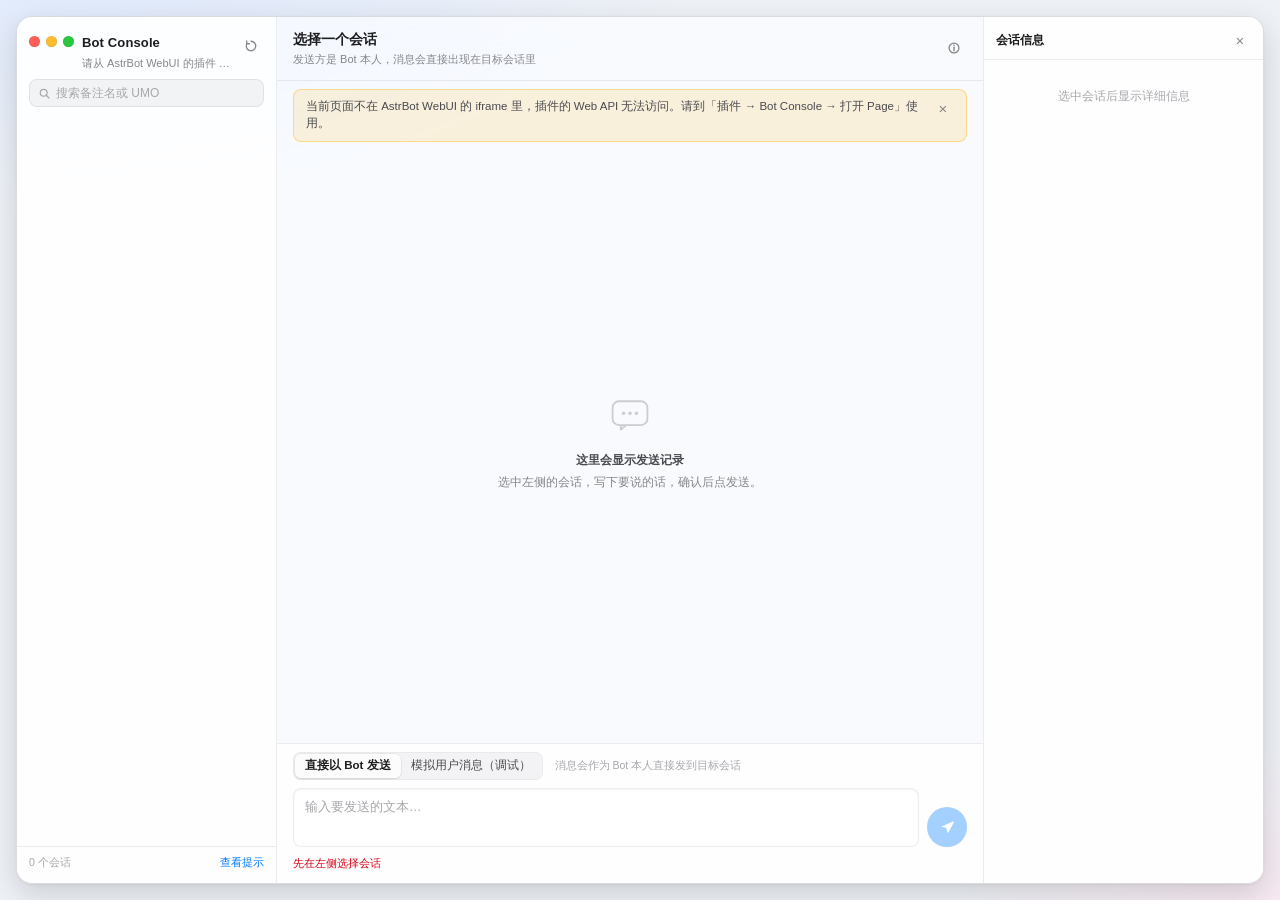
<file: pages/bot-console/index.html>
<!DOCTYPE html>
<html lang="zh-CN">
<head>
  <meta charset="utf-8">
  <meta name="viewport" content="width=device-width, initial-scale=1">
  <title>Bot Console</title>
  <link rel="stylesheet" href="style.css">
</head>
<body>
  <div class="shell" id="shell">

    <!-- ================= 左栏：会话列表 ================= -->
    <aside class="sidebar" aria-label="会话列表">
      <div class="sidebar-head">
        <div class="traffic" aria-hidden="true">
          <span class="dot dot-red"></span>
          <span class="dot dot-yellow"></span>
          <span class="dot dot-green"></span>
        </div>
        <div class="sidebar-title">
          <h1>Bot Console</h1>
          <p id="status-line" class="status-line">正在连接…</p>
        </div>
        <button id="refresh-btn" class="icon-btn" type="button" title="重新载入会话" aria-label="重新载入会话">
          <svg viewBox="0 0 16 16" width="14" height="14" aria-hidden="true">
            <path d="M8 2.6a5.4 5.4 0 1 1-4.6 2.5" fill="none" stroke="currentColor"
                  stroke-width="1.5" stroke-linecap="round"/>
            <path d="M3.1 2.2v3.2h3.2" fill="none" stroke="currentColor"
                  stroke-width="1.5" stroke-linecap="round" stroke-linejoin="round"/>
          </svg>
        </button>
      </div>

      <div class="search-wrap">
        <svg class="search-icon" viewBox="0 0 16 16" width="13" height="13" aria-hidden="true">
          <circle cx="7" cy="7" r="4.2" fill="none" stroke="currentColor" stroke-width="1.5"/>
          <path d="M10.2 10.2 13.5 13.5" stroke="currentColor" stroke-width="1.5" stroke-linecap="round"/>
        </svg>
        <input id="search" class="search" type="search" autocomplete="off"
               placeholder="搜索备注名或 UMO" aria-label="搜索会话">
      </div>

      <div class="conv-list" id="conv-list" role="listbox" aria-label="已登记会话"></div>

      <div class="empty-hint" id="conv-empty" hidden>
        <p class="empty-title">还没有可用会话</p>
        <p class="empty-body">
          到目标群聊或私聊里发一条消息，
          然后发送 <code>/bind 备注名</code>。
        </p>
      </div>

      <div class="sidebar-foot">
        <span id="conv-count" class="foot-text">0 个会话</span>
        <button id="banner-toggle" class="link-btn" type="button" hidden>查看提示</button>
      </div>
    </aside>

    <!-- ================= 中栏：对话主区 ================= -->
    <main class="main" aria-label="控制台主区">
      <header class="main-head">
        <div class="main-head-text">
          <h2 id="main-title">选择一个会话</h2>
          <p id="main-sub" class="main-sub">发送方是 Bot 本人，消息会直接出现在目标会话里</p>
        </div>
        <div class="main-head-actions">
          <span class="pill" id="scene-pill" hidden>群聊</span>
          <button id="toggle-inspector" class="icon-btn" type="button"
                  title="显示/隐藏会话信息" aria-label="显示或隐藏会话信息" aria-pressed="true">
            <svg viewBox="0 0 16 16" width="14" height="14" aria-hidden="true">
              <circle cx="8" cy="8" r="5.6" fill="none" stroke="currentColor" stroke-width="1.5"/>
              <path d="M8 7.1v4" stroke="currentColor" stroke-width="1.6" stroke-linecap="round"/>
              <circle cx="8" cy="4.9" r="0.95" fill="currentColor"/>
            </svg>
          </button>
        </div>
      </header>

      <div class="banner" id="banner" hidden>
        <span id="banner-text"></span>
        <button id="banner-close" class="icon-btn small" type="button" aria-label="关闭提示">×</button>
      </div>

      <section class="stream" id="stream" aria-live="polite" aria-label="发送历史">
        <div class="placeholder" id="stream-empty">
          <div class="placeholder-art" aria-hidden="true">
            <svg viewBox="0 0 48 48" width="44" height="44">
              <rect x="5" y="9" width="38" height="26" rx="7" fill="none"
                    stroke="currentColor" stroke-width="2"/>
              <path d="M14 35v5l6-5" fill="none" stroke="currentColor"
                    stroke-width="2" stroke-linejoin="round"/>
              <circle cx="17" cy="22" r="1.9" fill="currentColor"/>
              <circle cx="24" cy="22" r="1.9" fill="currentColor"/>
              <circle cx="31" cy="22" r="1.9" fill="currentColor"/>
            </svg>
          </div>
          <p class="empty-title">这里会显示发送记录</p>
          <p class="empty-body">选中左侧的会话，写下要说的话，确认后点发送。</p>
        </div>
      </section>

      <!-- 二次确认条 -->
      <div class="confirm-bar" id="confirm-bar" hidden>
        <div class="confirm-text" id="confirm-text"></div>
        <div class="confirm-actions">
          <button id="confirm-cancel" class="btn ghost" type="button">取消</button>
          <button id="confirm-ok" class="btn primary" type="button">确认发送</button>
        </div>
      </div>

      <!-- 输入区 -->
      <footer class="composer">
        <div class="composer-top">
          <div class="segmented" role="tablist" aria-label="发送模式">
            <button id="mode-direct" class="seg" role="tab" type="button"
                    aria-selected="true" data-mode="direct">直接以 Bot 发送</button>
            <button id="mode-simulate" class="seg" role="tab" type="button"
                    aria-selected="false" data-mode="simulate">模拟用户消息（调试）</button>
          </div>
          <span class="hint" id="mode-hint">消息会作为 Bot 本人直接发到目标会话</span>
        </div>
        <div class="input-row">
          <textarea id="composer-input" class="input" rows="2" maxlength="4000"
                    placeholder="输入要发送的文本…" aria-label="消息内容"></textarea>
          <button id="send-btn" class="send-btn" type="button" disabled
                  title="发送（⌘/Ctrl + Enter）" aria-label="发送">
            <svg viewBox="0 0 20 20" width="17" height="17" aria-hidden="true">
              <path d="M3.4 10.1 16.2 4.2c.7-.3 1.4.4 1.1 1.1L11.4 16.9c-.3.7-1.3.6-1.5-.1l-1.3-5-5-1.3c-.7-.2-.8-1.2-.2-1.5z"
                    fill="currentColor"/>
            </svg>
          </button>
        </div>
        <p class="composer-warn" id="composer-warn" hidden></p>
      </footer>
    </main>

    <!-- ================= 右栏：会话信息 ================= -->
    <aside class="inspector" id="inspector" aria-label="会话信息">
      <div class="inspector-head">
        <h3>会话信息</h3>
        <button id="close-inspector" class="icon-btn small" type="button" aria-label="收起会话信息">×</button>
      </div>
      <div class="inspector-body" id="inspector-body">
        <div class="inspector-empty" id="inspector-empty">选中会话后显示详细信息</div>

        <div class="inspector-content" id="inspector-content" hidden>
          <section class="field">
            <label class="field-label">备注名</label>
            <div class="field-value strong" id="field-alias">—</div>
          </section>

          <section class="field">
            <label class="field-label">场景 / 平台</label>
            <div class="field-value" id="field-scene">—</div>
          </section>

          <section class="field">
            <label class="field-label">
              UMO
              <button id="copy-umo" class="link-btn tiny" type="button">复制</button>
            </label>
            <div class="field-value mono break" id="field-umo">—</div>
          </section>

          <section class="field">
            <label class="field-label">目标 openid</label>
            <div class="field-value mono break muted" id="field-target">—</div>
            <p class="field-note">QQ 官方机器人的 openid 与群号无关，只能通过收到消息学习到。</p>
          </section>

          <section class="field">
            <label class="field-label">最近活跃</label>
            <div class="field-value" id="field-lastseen">—</div>
          </section>

          <section class="field">
            <label class="field-label">本地频控估算</label>
            <div class="quota">
              <div class="quota-row">
                <span class="quota-name">近 1 分钟</span>
                <span class="quota-num" id="quota-window">— / —</span>
              </div>
              <div class="bar"><i id="bar-window" class="bar-fill"></i></div>
              <div class="quota-row">
                <span class="quota-name">今日</span>
                <span class="quota-num" id="quota-day">— / —</span>
              </div>
              <div class="bar"><i id="bar-day" class="bar-fill"></i></div>
              <p class="field-note" id="quota-note">仅本地计数，最终以 QQ 接口返回为准。</p>
            </div>
          </section>

          <section class="field">
            <label class="field-label">操作</label>
            <div class="field-actions">
              <button id="rename-btn" class="btn ghost wide" type="button">重命名备注</button>
              <button id="forget-btn" class="btn ghost wide danger" type="button">删除登记</button>
            </div>
          </section>
        </div>
      </div>
    </aside>
  </div>

  <div class="toast" id="toast" hidden></div>

  <script src="app.js" defer></script>
</body>
</html>
</file>
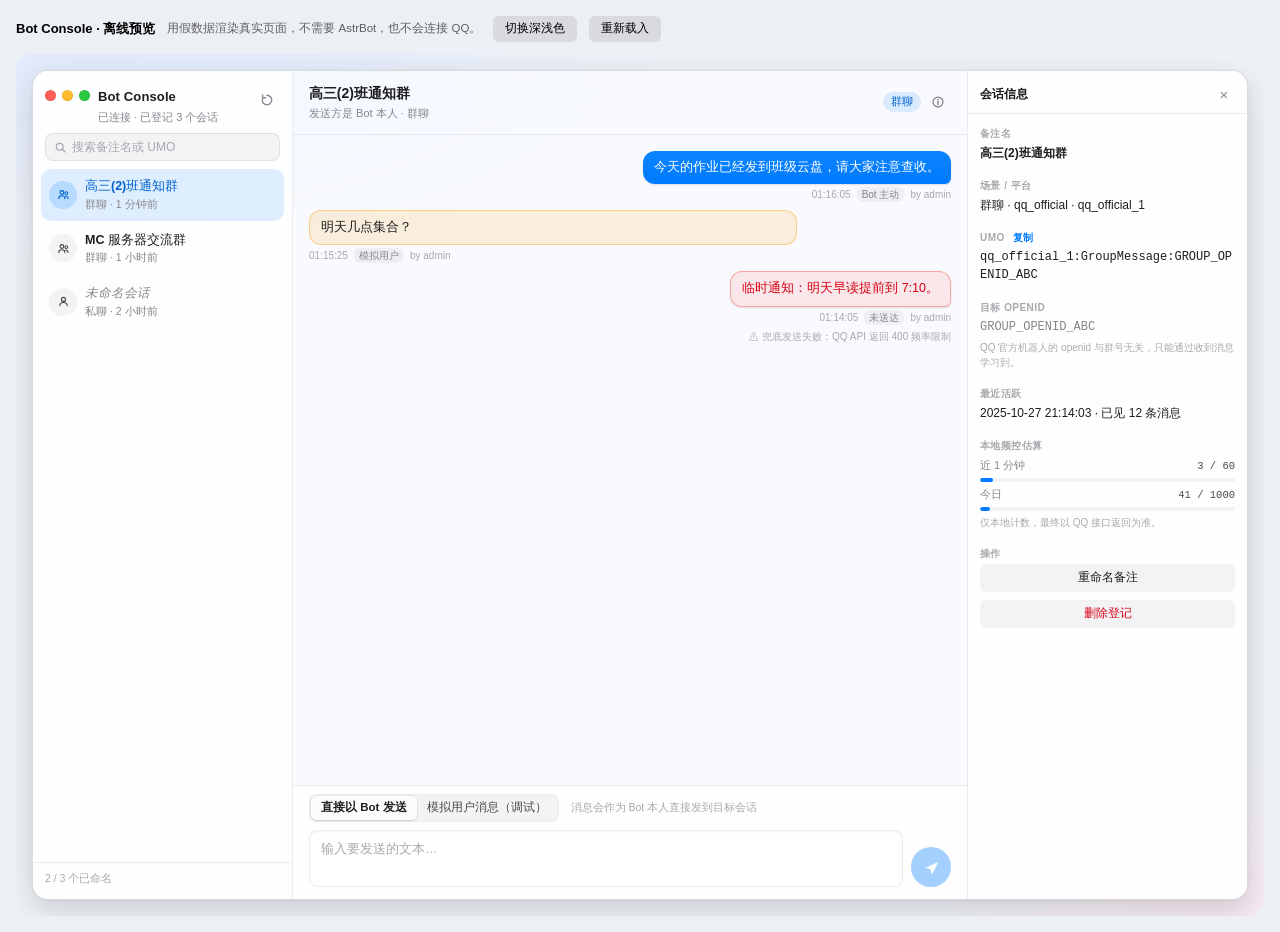
<file: tests/preview.html>
<!DOCTYPE html>
<html lang="zh-CN">
<head>
  <meta charset="utf-8">
  <title>Bot Console · 离线预览</title>
  <style>
    :root { color-scheme: light dark; }
    html, body { height: 100%; margin: 0; }
    body {
      padding: 16px;
      font: 13px/1.5 -apple-system, BlinkMacSystemFont, "SF Pro Text",
        "Helvetica Neue", "PingFang SC", "Microsoft YaHei", sans-serif;
      background: #eceff4;
      display: flex;
      flex-direction: column;
      gap: 12px;
      transition: background-color 180ms cubic-bezier(.22,.61,.36,1);
    }
    body.dark { background: #0c0c10; color: #f5f5f7; }
    .bar {
      display: flex; align-items: center; gap: 12px; flex-wrap: wrap;
      flex: 0 0 auto;
    }
    .bar h1 { margin: 0; font-size: 13px; font-weight: 600; }
    .bar p { margin: 0; font-size: 11.5px; opacity: .6; }
    .bar button {
      height: 26px; padding: 0 12px; border: none; border-radius: 6px;
      background: #007aff; color: #fff; font: inherit; font-size: 11.5px;
      font-weight: 550; cursor: pointer;
    }
    .bar button.ghost { background: rgba(120,120,128,.18); color: inherit; }
    .frame-wrap {
      flex: 1 1 auto; min-height: 0; overflow: hidden;
      border-radius: 16px; background: transparent;
    }
    iframe { width: 100%; height: 100%; border: 0; display: block; }
  </style>
</head>
<body>
  <div class="bar">
    <h1>Bot Console · 离线预览</h1>
    <p>用假数据渲染真实页面，不需要 AstrBot，也不会连接 QQ。</p>
    <button id="theme-btn" class="ghost" type="button">切换深浅色</button>
    <button id="reload-btn" class="ghost" type="button">重新载入</button>
  </div>
  <div class="frame-wrap">
    <iframe id="frame" src="../pages/bot-console/index.html"></iframe>
  </div>

<script>
/* --------------------------------------------------------------------------
   离线预览用：给 pages/bot-console/index.html 注入一个假的 bridge。

   真实的 bridge 由 AstrBot 的 Plugin Page 服务注入（window.AstrBotPluginPage，
   实现见 astrbot/dashboard/plugin_page_bridge.js）；这里只实现这个页面用到的
   那一小组方法：ready / getContext / apiGet / apiPost。

   由于 index.html 里的 app.js 会轮询等待 bridge 最多 12 秒，所以在 iframe 的
   load 事件之后补注入完全来得及。
   -------------------------------------------------------------------------- */
(function () {
  "use strict";

  var now = Math.floor(Date.now() / 1000);
  var GROUP_UMO = "qq_official_1:GroupMessage:GROUP_OPENID_ABC";

  var FAKE = {
    conversations: {
      ok: true, total: 3, bound: 2,
      conversations: [
        {
          unified_msg_origin: GROUP_UMO, alias: "高三(2)班通知群", note: "",
          platform: "qq_official", platform_id: "qq_official_1", scene: "group",
          target_id: "GROUP_OPENID_ABC", last_seen_at: now - 95, message_count: 12,
          display_name: "高三(2)班通知群", bound: true, scene_label: "群聊",
          last_seen_text: "2025-10-27 21:14:03",
          quota: { window_used: 3, window_limit: 60, window_remaining: 57,
                   daily_used: 41, daily_limit: 1000, daily_remaining: 959,
                   ratio: 0.05, level: "ok", message: "" }
        },
        {
          unified_msg_origin: "qq_official_1:GroupMessage:GROUP_OPENID_MC",
          alias: "MC 服务器交流群", note: "", platform: "qq_official",
          platform_id: "qq_official_1", scene: "group",
          target_id: "GROUP_OPENID_MC", last_seen_at: now - 4200, message_count: 57,
          display_name: "MC 服务器交流群", bound: true, scene_label: "群聊",
          last_seen_text: "2025-10-27 20:02:11",
          quota: { window_used: 52, window_limit: 60, window_remaining: 8,
                   daily_used: 820, daily_limit: 1000, daily_remaining: 180,
                   ratio: 0.87, level: "warn",
                   message: "接近频控阈值（近 1 分钟 52/60，今日 820/1000）" }
        },
        {
          unified_msg_origin: "qq_official_1:FriendMessage:USER_OPENID_XYZ",
          alias: "", note: "", platform: "qq_official",
          platform_id: "qq_official_1", scene: "private",
          target_id: "USER_OPENID_XYZ", last_seen_at: now - 8000, message_count: 2,
          display_name: "未命名会话", bound: false, scene_label: "私聊",
          last_seen_text: "2025-10-26 11:02:44",
          quota: { window_used: 0, window_limit: 60, window_remaining: 60,
                   daily_used: 2, daily_limit: 1000, daily_remaining: 998,
                   ratio: 0.002, level: "ok", message: "" }
        }
      ]
    },
    history: {
      ok: true, total: 3,
      entries: [
        { ts: now - 140, mode: "direct", alias: "高三(2)班通知群",
          unified_msg_origin: GROUP_UMO,
          content_preview: "临时通知：明天早读提前到 7:10。", success: false,
          error: "兜底发送失败：QQ API 返回 400 频率限制", path: "none",
          message_id: null, operator: "admin" },
        { ts: now - 60, mode: "simulate", alias: "高三(2)班通知群",
          unified_msg_origin: GROUP_UMO,
          content_preview: "明天几点集合？", success: true, error: null,
          path: "simulate", message_id: "sim_1", operator: "admin" },
        { ts: now - 20, mode: "direct", alias: "高三(2)班通知群",
          unified_msg_origin: GROUP_UMO,
          content_preview: "今天的作业已经发到班级云盘，请大家注意查收。",
          success: true, error: null, path: "primary", message_id: "m3",
          operator: "admin" }
      ]
    },
    status: {
      ok: true, plugin: "astrbot_plugin_bot_console", version: "1.0.0",
      platforms: [
        { id: "qq_official_1", name: "qq_official",
          description: "QQ 机器人官方 API 适配器",
          is_qq_official: true, support_proactive_message: true }
      ],
      settings: {
        allow_send: true, allow_simulate: true, auto_register: true,
        send_fallback_enabled: true, require_bind_before_send: true,
        qq_group_qpm_limit: 60, qq_group_daily_limit: 1000, quota_warn_ratio: 0.8
      }
    }
  };

  var lastPost = null;

  /* 复刻 dashboard 的路由规则（见 AstrBot webui 里的
     `B = e => `/api/v1/plugins/extensions/${pluginName}/${e}``）：
     插件收到的是「插件内子路径」，插件名由 dashboard 补在前面，核心再拿
     `<pluginName>/<subpath>` 去匹配注册的路由。
     所以 endpoint 里再带一次插件名就会整串失配 →「未找到该路由」。
     这里照这个规则判，离线预览也能暴露路由写错的问题。 */
  var PLUGIN = "astrbot_plugin_bot_console";
  var ROUTES = [
    "conversations", "conversations/bind", "conversations/forget",
    "send", "simulate", "history", "status"
  ];

  function routeMiss() {
    return Promise.reject(new Error("未找到该路由"));
  }

  function resolveRoute(endpoint) {
    var raw = String(endpoint == null ? "" : endpoint).replace(/^\/+/, "");
    var full = PLUGIN + "/" + raw;
    var prefix = PLUGIN + "/";
    if (full.indexOf(prefix) !== 0) return null;
    var sub = full.slice(prefix.length);
    for (var i = 0; i < ROUTES.length; i += 1) {
      if (sub === ROUTES[i] || sub.indexOf(ROUTES[i] + "/") === 0) {
        return ROUTES[i].split("/")[0];
      }
    }
    return null;
  }

  function installStub(win) {
    if (!win || win.AstrBotPluginPage) return;
    win.AstrBotPluginPage = {
      ready: function () { return Promise.resolve(win.AstrBotPluginPage.getContext()); },
      getContext: function () { return { locale: "zh-CN", isDark: isDark() }; },
      getLocale: function () { return "zh-CN"; },
      getI18n: function () { return {}; },
      t: function (key, fallback) { return fallback || ""; },
      onContext: function () { return function () {}; },
      apiGet: function (endpoint) {
        var key = resolveRoute(endpoint);
        if (!key) return routeMiss();
        return Promise.resolve(FAKE[key] || { ok: true });
      },
      apiPost: function (endpoint, body) {
        var key = resolveRoute(endpoint);
        if (!key) return routeMiss();
        lastPost = { endpoint: endpoint, body: body };
        console.log("[preview] POST", endpoint, body);
        return Promise.resolve({
          ok: true, path: "primary", warnings: [], message_id: "preview_msg",
          alias: "预览", scene: "group"
        });
      },
      subscribeSSE: function () { return Promise.resolve("sse"); },
      unsubscribeSSE: function () { return Promise.resolve(); }
    };
  }

  function isDark() {
    return document.body.classList.contains("dark");
  }

  var frame = document.getElementById("frame");
  var hooked = false;

  function hook() {
    try {
      installStub(frame.contentWindow);
      // 让内嵌页面跟随预览页的深浅色
      var doc = frame.contentDocument;
      if (doc) {
        doc.documentElement.setAttribute("data-theme", isDark() ? "dark" : "light");
      }
    } catch (error) {
      console.error("[preview] 注入失败", error);
    }
  }

  if (!hooked) {
    hooked = true;
    frame.addEventListener("load", function () { setTimeout(hook, 10); });
  }

  document.getElementById("theme-btn").addEventListener("click", function () {
    document.body.classList.toggle("dark");
    try {
      frame.contentDocument.documentElement.setAttribute(
        "data-theme", isDark() ? "dark" : "light"
      );
    } catch (error) { /* ignore */ }
  });

  document.getElementById("reload-btn").addEventListener("click", function () {
    frame.contentWindow.location.reload();
  });

  // 首次加载（脚本在 iframe 之后执行，load 可能已经触发过）
  setTimeout(hook, 60);
  window.__previewLastPost = function () { return lastPost; };
})();
</script>
</body>
</html>
</file>
<file: pages/bot-console/style.css>
/* ==========================================================================
   Bot Console — macOS 设计语言
   --------------------------------------------------------------------------
   Token 说明（与设计文档 3.3 对应）：
     圆角层级   窗口 16 / 面板 12 / 控件 8 / 小按钮 6，保持同心
     间距       8pt 基准网格（4 为半步，仅用于紧密排布）
     主色       #007AFF（系统蓝）
     材质       backdrop-filter: blur(20px) saturate(180%)
     阴影       柔和低扩散，0 10px 30px rgba(0,0,0,.15)
     过渡       150–200ms ease-out，禁止弹跳
   ========================================================================== */

:root {
  /* 字体栈：优先 SF，中文回退到苹方 / 微软雅黑 */
  --font-ui: -apple-system, BlinkMacSystemFont, "SF Pro Text", "Helvetica Neue",
    "PingFang SC", "Hiragino Sans GB", "Microsoft YaHei", sans-serif;
  --font-mono: ui-monospace, SFMono-Regular, "SF Mono", Menlo, Consolas,
    "Liberation Mono", monospace;

  /* 圆角层级 */
  --r-window: 16px;
  --r-panel: 12px;
  --r-control: 8px;
  --r-small: 6px;

  /* 8pt 网格 */
  --s-1: 4px;
  --s-2: 8px;
  --s-3: 12px;
  --s-4: 16px;
  --s-5: 24px;
  --s-6: 32px;

  /* 主色与语义色 */
  --blue: #007aff;
  --blue-strong: #0062cc;
  --blue-soft: rgba(0, 122, 255, 0.12);
  --green: #28c840;
  --yellow: #febc2e;
  --red: #ff5f57;
  --red-ink: #d70015;

  /* 文本层次 */
  --ink-1: #1d1d1f;
  --ink-2: #4a4a4f;
  --ink-3: #86868b;
  --ink-4: #a8a8ad;

  /* 材质与分隔 */
  --glass: rgba(255, 255, 255, 0.64);
  --glass-strong: rgba(255, 255, 255, 0.78);
  --surface: rgba(255, 255, 255, 0.70);
  --surface-sunken: rgba(120, 120, 128, 0.08);
  --hairline: rgba(0, 0, 0, 0.07);
  --hairline-strong: rgba(0, 0, 0, 0.12);

  /* 阴影 */
  --shadow-window: 0 10px 30px rgba(0, 0, 0, 0.15), 0 1px 3px rgba(0, 0, 0, 0.06);
  --shadow-control: 0 1px 2px rgba(0, 0, 0, 0.08);
  --shadow-pop: 0 8px 24px rgba(0, 0, 0, 0.16);

  /* 动效 */
  --ease: cubic-bezier(0.22, 0.61, 0.36, 1); /* ease-out */
  --dur: 180ms;
  --dur-fast: 150ms;
}

[data-theme="dark"] {
  --blue: #0a84ff;
  --blue-strong: #409cff;
  --blue-soft: rgba(10, 132, 255, 0.22);
  --red-ink: #ff6961;

  --ink-1: #f5f5f7;
  --ink-2: #c7c7cc;
  --ink-3: #8e8e93;
  --ink-4: #6e6e73;

  --glass: rgba(30, 30, 32, 0.62);
  --glass-strong: rgba(38, 38, 41, 0.80);
  --surface: rgba(44, 44, 48, 0.62);
  --surface-sunken: rgba(255, 255, 255, 0.06);
  --hairline: rgba(255, 255, 255, 0.09);
  --hairline-strong: rgba(255, 255, 255, 0.16);

  --shadow-window: 0 10px 30px rgba(0, 0, 0, 0.55), 0 1px 3px rgba(0, 0, 0, 0.4);
  --shadow-control: 0 1px 2px rgba(0, 0, 0, 0.4);
  --shadow-pop: 0 8px 24px rgba(0, 0, 0, 0.5);
}

/* ============================ 基础重置 ============================ */

*,
*::before,
*::after {
  box-sizing: border-box;
}

/* 组件类里写了 display:flex，会盖掉 UA 的 [hidden]{display:none}，
   所以这里必须显式提权——否则 hidden 状态的确认条/提示条仍会占位显示。 */
[hidden] {
  display: none !important;
}

html,
body {
  height: 100%;
  margin: 0;
}

body {
  padding: var(--s-4);
  overflow: hidden;
  font-family: var(--font-ui);
  font-size: 13px;
  line-height: 1.5;
  color: var(--ink-1);
  -webkit-font-smoothing: antialiased;
  text-rendering: optimizeLegibility;
  background:
    radial-gradient(1100px 560px at 6% -12%, #dce8ff 0%, transparent 58%),
    radial-gradient(900px 520px at 108% 112%, #ffe2ee 0%, transparent 52%),
    #eef1f6;
}

[data-theme="dark"] body {
  background:
    radial-gradient(1100px 560px at 6% -12%, #1b2a44 0%, transparent 58%),
    radial-gradient(900px 520px at 108% 112%, #3a1d2c 0%, transparent 52%),
    #101014;
}

button,
input,
textarea {
  font: inherit;
  color: inherit;
}

code,
.mono {
  font-family: var(--font-mono);
  font-size: 11.5px;
}

/* 细滚动条，贴近 macOS 覆层滚动条 */
.stream,
.conv-list,
.inspector-body {
  scrollbar-width: thin;
  scrollbar-color: var(--hairline-strong) transparent;
}

.stream::-webkit-scrollbar,
.conv-list::-webkit-scrollbar,
.inspector-body::-webkit-scrollbar {
  width: 8px;
}

.stream::-webkit-scrollbar-thumb,
.conv-list::-webkit-scrollbar-thumb,
.inspector-body::-webkit-scrollbar-thumb {
  background: var(--hairline-strong);
  border-radius: 999px;
  border: 2px solid transparent;
  background-clip: content-box;
}

.stream::-webkit-scrollbar-track,
.conv-list::-webkit-scrollbar-track,
.inspector-body::-webkit-scrollbar-track {
  background: transparent;
}

/* ============================ 窗口外壳 ============================ */

.shell {
  display: flex;
  height: 100%;
  overflow: hidden;
  border-radius: var(--r-window);
  background: var(--glass);
  backdrop-filter: blur(20px) saturate(180%);
  -webkit-backdrop-filter: blur(20px) saturate(180%);
  box-shadow: var(--shadow-window);
  border: 0.5px solid var(--hairline-strong);
}

/* ============================ 左栏 ============================ */

.sidebar {
  display: flex;
  flex-direction: column;
  flex: 0 0 260px;
  min-width: 0;
  background: var(--glass-strong);
  border-right: 0.5px solid var(--hairline);
}

.sidebar-head {
  display: flex;
  align-items: flex-start;
  gap: var(--s-2);
  padding: var(--s-4) var(--s-3) var(--s-2);
}

.traffic {
  display: flex;
  gap: 6px;
  padding-top: 3px;
  flex: 0 0 auto;
}

.dot {
  width: 11px;
  height: 11px;
  border-radius: 50%;
  box-shadow: inset 0 0 0 0.5px rgba(0, 0, 0, 0.12);
}

.dot-red { background: var(--red); }
.dot-yellow { background: var(--yellow); }
.dot-green { background: var(--green); }

.sidebar-title {
  flex: 1 1 auto;
  min-width: 0;
}

.sidebar-title h1 {
  margin: 0;
  font-size: 13px;
  font-weight: 600;
  letter-spacing: 0.01em;
  white-space: nowrap;
  overflow: hidden;
  text-overflow: ellipsis;
}

.status-line {
  margin: 2px 0 0;
  font-size: 11px;
  color: var(--ink-3);
  white-space: nowrap;
  overflow: hidden;
  text-overflow: ellipsis;
}

.icon-btn {
  display: inline-grid;
  place-items: center;
  width: 26px;
  height: 26px;
  padding: 0;
  flex: 0 0 auto;
  border: none;
  border-radius: var(--r-small);
  background: transparent;
  color: var(--ink-3);
  cursor: pointer;
  transition: background-color var(--dur-fast) var(--ease),
    color var(--dur-fast) var(--ease);
}

.icon-btn:hover {
  background: var(--surface-sunken);
  color: var(--ink-1);
}

.icon-btn:active { transform: translateY(0.5px); }

.icon-btn.small {
  width: 22px;
  height: 22px;
  font-size: 15px;
  line-height: 1;
}

.icon-btn.spinning svg {
  animation: spin 700ms linear infinite;
}

@keyframes spin {
  to { transform: rotate(360deg); }
}

/* 搜索框 */
.search-wrap {
  position: relative;
  padding: 0 var(--s-3) var(--s-2);
}

.search-icon {
  position: absolute;
  left: 21px;
  top: 8px;
  color: var(--ink-4);
  pointer-events: none;
}

.search {
  width: 100%;
  height: 28px;
  padding: 0 var(--s-2) 0 26px;
  border: 0.5px solid var(--hairline);
  border-radius: var(--r-control);
  background: var(--surface-sunken);
  font-size: 12px;
  outline: none;
  transition: border-color var(--dur) var(--ease),
    box-shadow var(--dur) var(--ease), background-color var(--dur) var(--ease);
}

.search::placeholder { color: var(--ink-4); }

.search:focus {
  border-color: var(--blue);
  background: var(--surface);
  box-shadow: 0 0 0 3.5px var(--blue-soft);
}

.search::-webkit-search-cancel-button { display: none; }

/* 会话项 */
.conv-list {
  flex: 1 1 auto;
  min-height: 0;
  overflow-y: auto;
  padding: 0 var(--s-2) var(--s-2);
}

.conv-item {
  display: flex;
  align-items: center;
  gap: var(--s-2);
  width: 100%;
  padding: var(--s-2);
  margin-bottom: 2px;
  border: none;
  border-radius: 10px;
  background: transparent;
  text-align: left;
  cursor: pointer;
  transition: background-color var(--dur-fast) var(--ease);
}

.conv-item:hover { background: var(--surface-sunken); }

.conv-item.selected {
  background: var(--blue-soft);
}

.conv-item.selected .conv-alias { color: var(--blue-strong); }

.conv-avatar {
  display: grid;
  place-items: center;
  width: 28px;
  height: 28px;
  flex: 0 0 auto;
  border-radius: 50%;
  background: var(--surface-sunken);
  color: var(--ink-2);
  font-size: 13px;
}

.conv-item.selected .conv-avatar {
  background: rgba(0, 122, 255, 0.18);
  color: var(--blue-strong);
}

.conv-body {
  flex: 1 1 auto;
  min-width: 0;
}

.conv-alias {
  display: block;
  font-size: 12.5px;
  font-weight: 550;
  color: var(--ink-1);
  white-space: nowrap;
  overflow: hidden;
  text-overflow: ellipsis;
}

.conv-alias.unbound {
  color: var(--ink-3);
  font-weight: 450;
  font-style: italic;
}

.conv-meta {
  display: block;
  margin-top: 1px;
  font-size: 10.5px;
  color: var(--ink-3);
  white-space: nowrap;
  overflow: hidden;
  text-overflow: ellipsis;
}

/* 空态 */
.empty-hint {
  padding: var(--s-4) var(--s-4) var(--s-5);
}

.empty-title {
  margin: 0 0 var(--s-1);
  font-size: 12px;
  font-weight: 600;
  color: var(--ink-2);
}

.empty-body {
  margin: 0;
  font-size: 11.5px;
  line-height: 1.6;
  color: var(--ink-3);
}

.empty-body code {
  padding: 1px 5px;
  border-radius: var(--r-small);
  background: var(--surface-sunken);
  color: var(--ink-2);
}

.sidebar-foot {
  display: flex;
  align-items: center;
  justify-content: space-between;
  gap: var(--s-2);
  padding: var(--s-2) var(--s-3) var(--s-3);
  border-top: 0.5px solid var(--hairline);
}

.foot-text {
  font-size: 10.5px;
  color: var(--ink-4);
}

.link-btn {
  padding: 0;
  border: none;
  background: none;
  color: var(--blue);
  font-size: 10.5px;
  cursor: pointer;
  transition: opacity var(--dur-fast) var(--ease);
}

.link-btn:hover { opacity: 0.7; }
.link-btn.tiny { font-size: 10px; }

/* ============================ 中栏 ============================ */

.main {
  display: flex;
  flex-direction: column;
  flex: 1 1 auto;
  min-width: 0;
  min-height: 0;
}

.main-head {
  display: flex;
  align-items: center;
  gap: var(--s-2);
  padding: var(--s-3) var(--s-4);
  border-bottom: 0.5px solid var(--hairline);
}

.main-head-text {
  flex: 1 1 auto;
  min-width: 0;
}

.main-head h2 {
  margin: 0;
  font-size: 14px;
  font-weight: 600;
  letter-spacing: -0.005em;
  white-space: nowrap;
  overflow: hidden;
  text-overflow: ellipsis;
}

.main-sub {
  margin: 1px 0 0;
  font-size: 11px;
  color: var(--ink-3);
  white-space: nowrap;
  overflow: hidden;
  text-overflow: ellipsis;
}

.main-head-actions {
  display: flex;
  align-items: center;
  gap: var(--s-1);
  flex: 0 0 auto;
}

.pill {
  padding: 2px 8px;
  border-radius: 999px;
  background: var(--blue-soft);
  color: var(--blue-strong);
  font-size: 10.5px;
  font-weight: 550;
  white-space: nowrap;
}

/* 顶部提示条 */
.banner {
  display: flex;
  align-items: flex-start;
  gap: var(--s-2);
  margin: var(--s-2) var(--s-4) 0;
  padding: var(--s-2) var(--s-3);
  border-radius: var(--r-control);
  background: rgba(254, 188, 46, 0.16);
  border: 0.5px solid rgba(254, 188, 46, 0.45);
  color: var(--ink-2);
  font-size: 11.5px;
  line-height: 1.55;
}

.banner span { flex: 1 1 auto; }

/* 消息流 */
.stream {
  flex: 1 1 auto;
  min-height: 0;
  overflow-y: auto;
  padding: var(--s-4);
  display: flex;
  flex-direction: column;
  gap: var(--s-2);
}

.placeholder {
  margin: auto;
  padding: var(--s-5);
  text-align: center;
  color: var(--ink-3);
}

.placeholder-art {
  color: var(--ink-4);
  opacity: 0.55;
  margin-bottom: var(--s-2);
}

.placeholder .empty-title { color: var(--ink-2); }

.msg {
  display: flex;
  flex-direction: column;
  max-width: 76%;
  animation: rise var(--dur) var(--ease);
}

@keyframes rise {
  from { opacity: 0; transform: translateY(4px); }
  to { opacity: 1; transform: translateY(0); }
}

.msg.out { align-self: flex-end; align-items: flex-end; }
.msg.sys { align-self: flex-start; align-items: flex-start; }

.bubble {
  padding: 7px 11px;
  border-radius: var(--r-panel);
  font-size: 12.5px;
  line-height: 1.55;
  white-space: pre-wrap;
  overflow-wrap: anywhere;
}

.msg.out .bubble {
  background: linear-gradient(180deg, #0a84ff, var(--blue));
  color: #fff;
  border-bottom-right-radius: var(--r-small);
  box-shadow: 0 1px 2px rgba(0, 0, 0, 0.12);
}

.msg.sys .bubble {
  background: var(--surface-sunken);
  color: var(--ink-1);
  border-bottom-left-radius: var(--r-small);
}

.msg.failed .bubble {
  background: rgba(255, 59, 48, 0.10);
  border: 0.5px solid rgba(255, 59, 48, 0.38);
  color: var(--red-ink);
}

.msg.sim .bubble {
  background: rgba(255, 159, 10, 0.14);
  border: 0.5px solid rgba(255, 159, 10, 0.42);
  color: var(--ink-1);
}

.msg-meta {
  display: flex;
  align-items: center;
  gap: 6px;
  margin-top: 3px;
  font-size: 10px;
  color: var(--ink-4);
}

.msg-meta .tag {
  padding: 0 5px;
  border-radius: var(--r-small);
  background: var(--surface-sunken);
  color: var(--ink-3);
}

/* 二次确认条 */
.confirm-bar {
  display: flex;
  align-items: center;
  gap: var(--s-3);
  margin: 0 var(--s-4) var(--s-2);
  padding: var(--s-2) var(--s-3);
  border-radius: var(--r-control);
  background: var(--blue-soft);
  border: 0.5px solid rgba(0, 122, 255, 0.35);
  animation: rise var(--dur-fast) var(--ease);
}

.confirm-text {
  flex: 1 1 auto;
  min-width: 0;
  font-size: 11.5px;
  line-height: 1.5;
  color: var(--ink-1);
  overflow-wrap: anywhere;
}

.confirm-text b { font-weight: 600; }

.confirm-actions {
  display: flex;
  gap: var(--s-2);
  flex: 0 0 auto;
}

/* 按钮 */
.btn {
  height: 26px;
  padding: 0 var(--s-3);
  border: none;
  border-radius: var(--r-small);
  font-size: 11.5px;
  font-weight: 550;
  cursor: pointer;
  transition: background-color var(--dur-fast) var(--ease),
    opacity var(--dur-fast) var(--ease), transform var(--dur-fast) var(--ease);
}

.btn:active { transform: translateY(0.5px); }

.btn.primary {
  background: var(--blue);
  color: #fff;
  box-shadow: var(--shadow-control);
}

.btn.primary:hover { background: var(--blue-strong); }

.btn.ghost {
  background: var(--surface-sunken);
  color: var(--ink-1);
}

.btn.ghost:hover { background: var(--hairline-strong); }

.btn.danger { color: var(--red-ink); }

.btn.wide { width: 100%; height: 28px; }

.btn:disabled {
  opacity: 0.45;
  cursor: not-allowed;
}

/* 输入区 */
.composer {
  padding: var(--s-2) var(--s-4) var(--s-3);
  border-top: 0.5px solid var(--hairline);
  background: var(--glass-strong);
}

.composer-top {
  display: flex;
  align-items: center;
  gap: var(--s-3);
  margin-bottom: var(--s-2);
  flex-wrap: wrap;
}

/* segmented control */
.segmented {
  display: inline-flex;
  padding: 2px;
  border-radius: var(--r-control);
  background: var(--surface-sunken);
  box-shadow: inset 0 0 0 0.5px var(--hairline);
}

.seg {
  height: 24px;
  padding: 0 10px;
  border: none;
  border-radius: var(--r-small);
  background: transparent;
  color: var(--ink-2);
  font-size: 11.5px;
  font-weight: 500;
  white-space: nowrap;
  cursor: pointer;
  transition: background-color var(--dur) var(--ease),
    color var(--dur) var(--ease), box-shadow var(--dur) var(--ease);
}

.seg[aria-selected="true"] {
  background: var(--surface);
  color: var(--ink-1);
  font-weight: 600;
  box-shadow: 0 1px 2px rgba(0, 0, 0, 0.12), 0 0 0 0.5px var(--hairline);
}

.seg:not([aria-selected="true"]):hover { color: var(--ink-1); }

.hint {
  font-size: 10.5px;
  color: var(--ink-4);
  min-width: 0;
}

.input-row {
  display: flex;
  align-items: flex-end;
  gap: var(--s-2);
}

.input {
  flex: 1 1 auto;
  min-height: 40px;
  max-height: 140px;
  padding: 9px 11px;
  border: 0.5px solid var(--hairline);
  border-radius: var(--r-control);
  background: var(--surface);
  font-size: 12.5px;
  line-height: 1.55;
  resize: none;
  outline: none;
  box-shadow: inset 0 1px 2px rgba(0, 0, 0, 0.05);
  transition: border-color var(--dur) var(--ease),
    box-shadow var(--dur) var(--ease);
}

.input::placeholder { color: var(--ink-4); }

.input:focus {
  border-color: var(--blue);
  box-shadow: inset 0 1px 2px rgba(0, 0, 0, 0.04), 0 0 0 3.5px var(--blue-soft);
}

.send-btn {
  display: grid;
  place-items: center;
  width: 40px;
  height: 40px;
  flex: 0 0 auto;
  padding: 0;
  border: none;
  border-radius: 50%;
  background: var(--blue);
  color: #fff;
  cursor: pointer;
  box-shadow: var(--shadow-control);
  transition: background-color var(--dur-fast) var(--ease),
    transform var(--dur-fast) var(--ease), opacity var(--dur-fast) var(--ease);
}

.send-btn:hover:not(:disabled) { background: var(--blue-strong); }
.send-btn:active:not(:disabled) { transform: scale(0.96); }

.send-btn:disabled {
  opacity: 0.35;
  cursor: not-allowed;
}

.composer-warn {
  margin: var(--s-2) 0 0;
  font-size: 11px;
  color: var(--red-ink);
}

/* ============================ 右栏 ============================ */

.inspector {
  display: flex;
  flex-direction: column;
  flex: 0 0 280px;
  min-width: 0;
  background: var(--glass-strong);
  border-left: 0.5px solid var(--hairline);
  transition: flex-basis var(--dur) var(--ease), opacity var(--dur) var(--ease);
}

.shell.no-inspector .inspector {
  flex-basis: 0;
  width: 0;
  opacity: 0;
  overflow: hidden;
  border-left: none;
  pointer-events: none;
}

.inspector-head {
  display: flex;
  align-items: center;
  justify-content: space-between;
  gap: var(--s-2);
  padding: var(--s-3) var(--s-3) var(--s-2);
  border-bottom: 0.5px solid var(--hairline);
}

.inspector-head h3 {
  margin: 0;
  font-size: 12px;
  font-weight: 600;
}

.inspector-body {
  flex: 1 1 auto;
  min-height: 0;
  overflow-y: auto;
  padding: var(--s-3);
}

.inspector-empty {
  padding: var(--s-4) var(--s-2);
  font-size: 11.5px;
  color: var(--ink-4);
  text-align: center;
}

.field { margin-bottom: var(--s-4); }

.field-label {
  display: flex;
  align-items: center;
  gap: var(--s-2);
  margin-bottom: 3px;
  font-size: 10px;
  font-weight: 600;
  letter-spacing: 0.045em;
  text-transform: uppercase;
  color: var(--ink-4);
}

.field-value {
  font-size: 12px;
  color: var(--ink-1);
  overflow-wrap: anywhere;
}

.field-value.strong { font-weight: 600; }
.field-value.muted { color: var(--ink-3); }
.field-value.break { word-break: break-all; }

.field-note {
  margin: var(--s-1) 0 0;
  font-size: 10px;
  line-height: 1.5;
  color: var(--ink-4);
}

.field-actions {
  display: flex;
  flex-direction: column;
  gap: var(--s-2);
}

/* 行内编辑（重命名备注名） */
.inline-edit {
  display: flex;
  align-items: center;
  gap: var(--s-1);
}

.inline-edit .btn {
  height: 24px;
  padding: 0 var(--s-2);
  font-size: 11px;
  flex: 0 0 auto;
}

.mini-input {
  flex: 1 1 auto;
  min-width: 0;
  height: 26px;
  padding: 0 var(--s-2);
  border: 0.5px solid var(--hairline);
  border-radius: var(--r-small);
  background: var(--surface);
  font-size: 12px;
  outline: none;
  box-shadow: inset 0 1px 2px rgba(0, 0, 0, 0.05);
  transition: border-color var(--dur) var(--ease),
    box-shadow var(--dur) var(--ease);
}

.mini-input:focus {
  border-color: var(--blue);
  box-shadow: 0 0 0 3.5px var(--blue-soft);
}

/* 频控条 */
.quota-row {
  display: flex;
  align-items: baseline;
  justify-content: space-between;
  gap: var(--s-2);
  margin-top: var(--s-1);
  font-size: 11px;
  color: var(--ink-2);
}

.quota-name { color: var(--ink-3); }
.quota-num { font-family: var(--font-mono); font-size: 10.5px; }

.bar {
  height: 4px;
  margin-top: 3px;
  border-radius: 999px;
  background: var(--surface-sunken);
  overflow: hidden;
}

.bar-fill {
  display: block;
  height: 100%;
  width: 0;
  border-radius: 999px;
  background: var(--blue);
  transition: width var(--dur) var(--ease), background-color var(--dur) var(--ease);
}

.bar-fill.warn { background: var(--yellow); }
.bar-fill.critical { background: var(--red); }

/* ============================ Toast ============================ */

.toast {
  position: fixed;
  left: 50%;
  bottom: 24px;
  transform: translateX(-50%);
  max-width: min(560px, calc(100% - 48px));
  padding: 9px 14px;
  border-radius: var(--r-control);
  background: rgba(30, 30, 32, 0.92);
  color: #fff;
  font-size: 11.5px;
  line-height: 1.5;
  box-shadow: var(--shadow-pop);
  backdrop-filter: blur(20px) saturate(180%);
  -webkit-backdrop-filter: blur(20px) saturate(180%);
  z-index: 50;
  animation: rise var(--dur-fast) var(--ease);
  overflow-wrap: anywhere;
}

.toast.ok { background: rgba(28, 128, 60, 0.94); }
.toast.err { background: rgba(186, 32, 38, 0.94); }
.toast.warn { background: rgba(160, 110, 10, 0.94); }

/* ============================ 自适应 ============================ */

@media (max-width: 1100px) {
  .inspector {
    position: absolute;
    top: var(--s-4);
    right: var(--s-4);
    bottom: var(--s-4);
    width: 288px;
    flex-basis: 288px;
    z-index: 20;
    border-radius: 0 var(--r-window) var(--r-window) 0;
    box-shadow: var(--shadow-pop);
  }

  .shell.no-inspector .inspector { display: none; }
}

@media (max-width: 780px) {
  body { padding: var(--s-2); }

  .shell {
    flex-direction: column;
    border-radius: var(--r-panel);
  }

  .sidebar {
    flex: 0 0 auto;
    max-height: 38vh;
    border-right: none;
    border-bottom: 0.5px solid var(--hairline);
  }

  .msg { max-width: 90%; }

  .inspector {
    top: auto;
    left: var(--s-2);
    right: var(--s-2);
    bottom: var(--s-2);
    width: auto;
    max-height: 60vh;
    border-radius: var(--r-panel);
  }
}

@media (prefers-reduced-motion: reduce) {
  *,
  *::before,
  *::after {
    animation-duration: 0.01ms !important;
    transition-duration: 0.01ms !important;
  }
}
</file>
